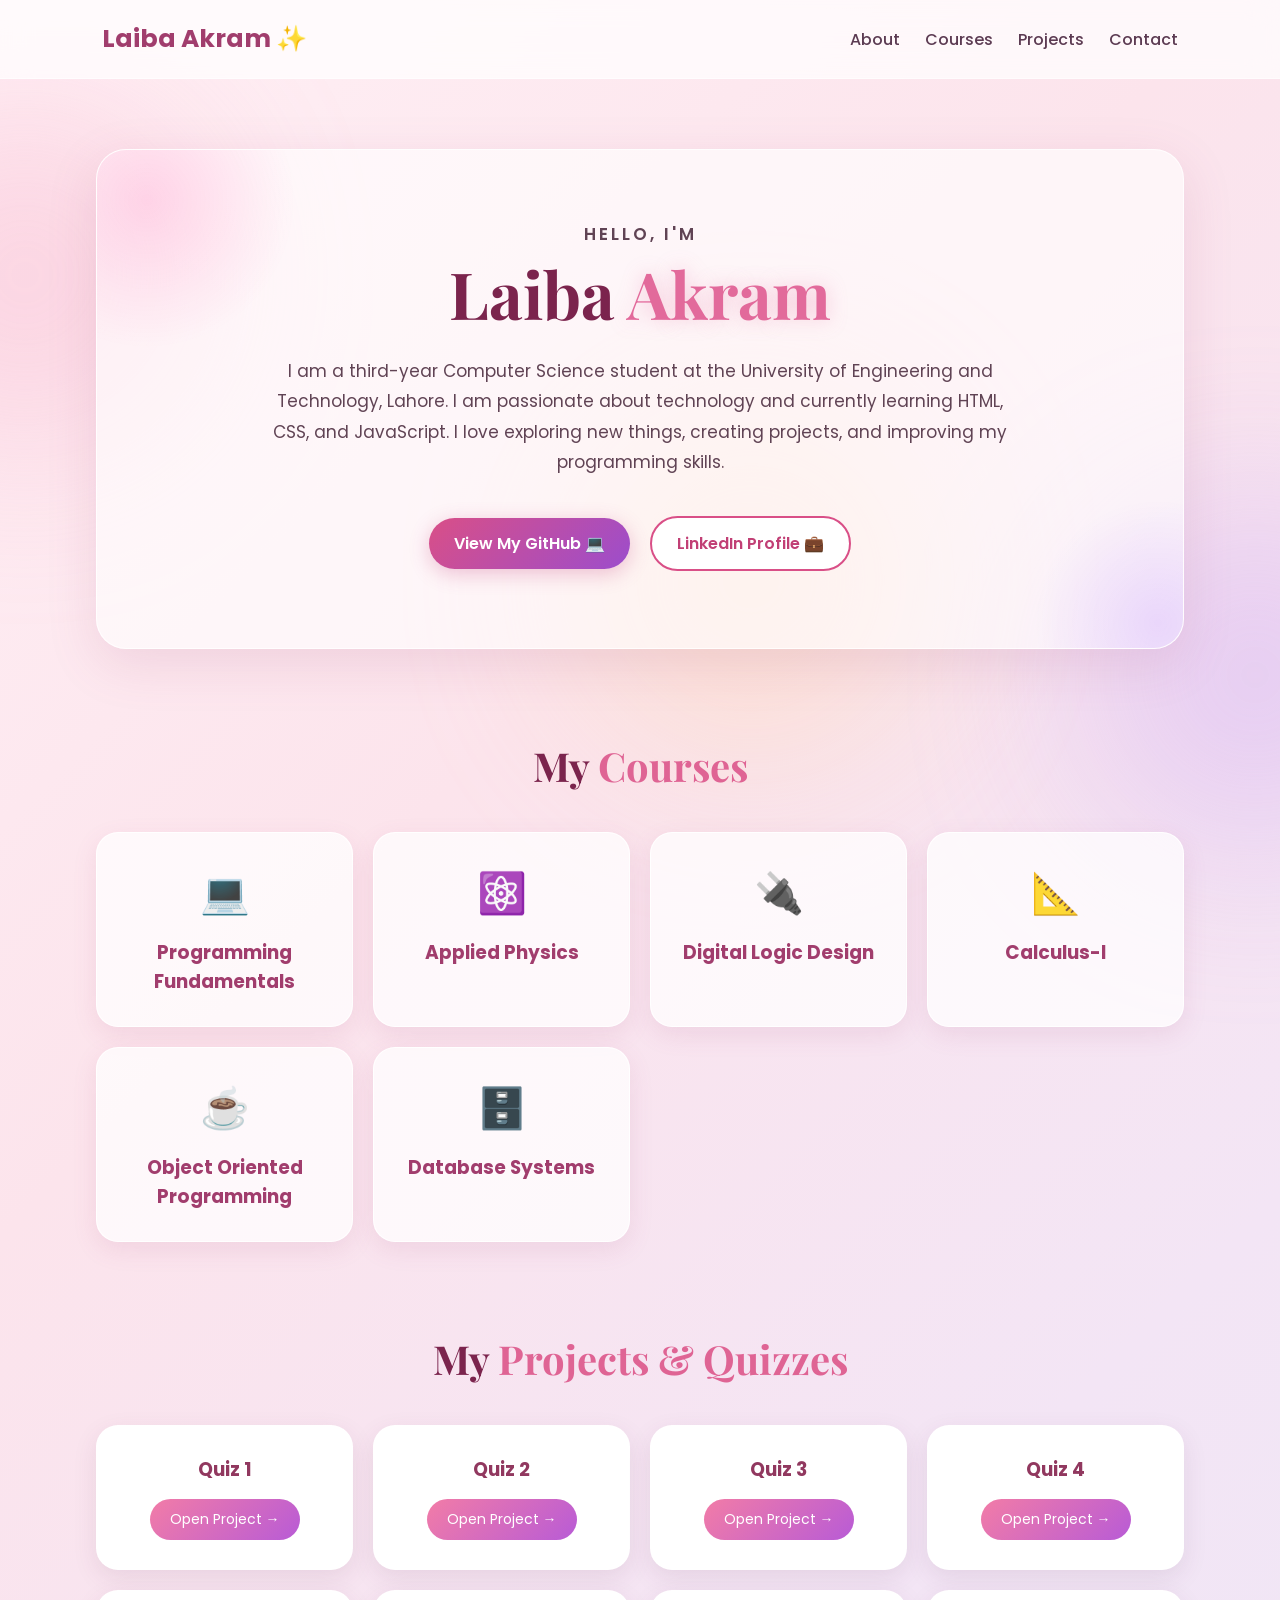
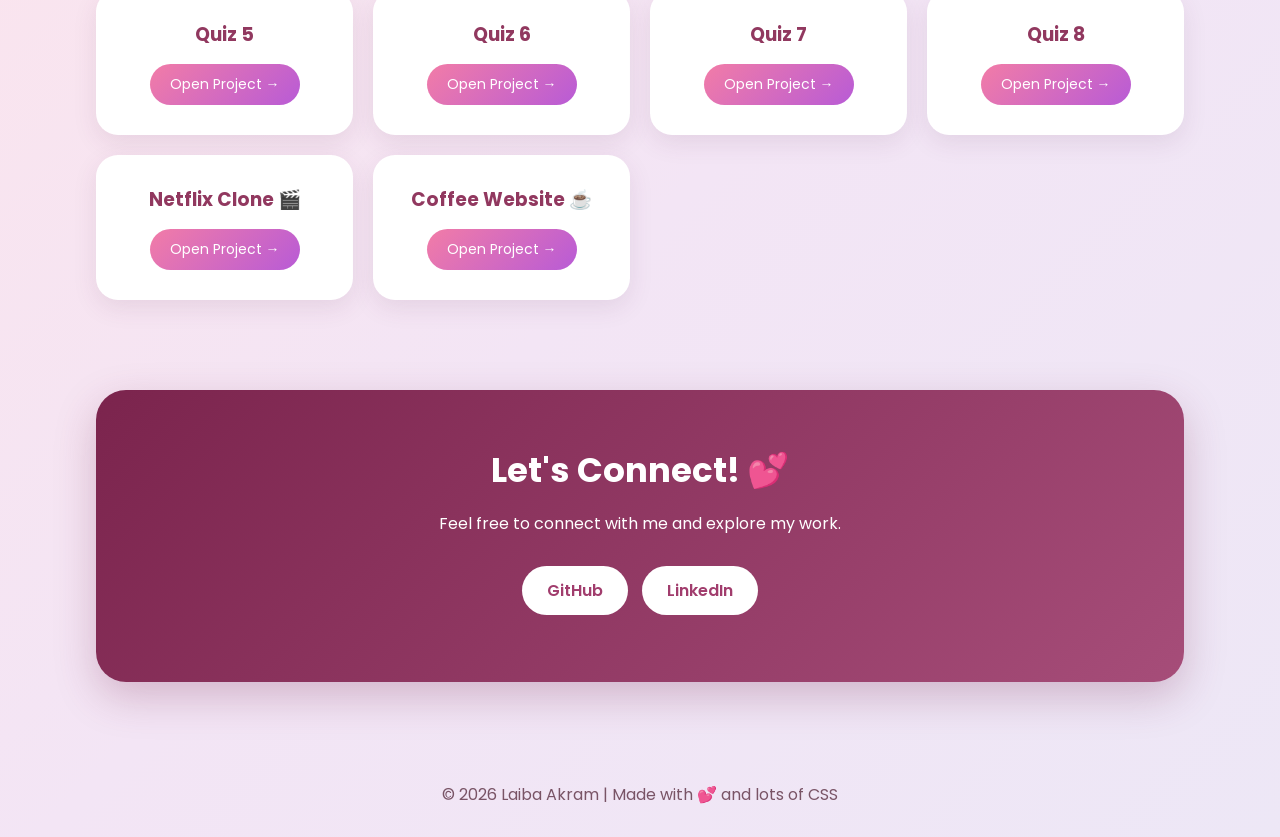
<file: index.html>
<!DOCTYPE html>
<html lang="en">

<head>

    <meta charset="UTF-8">
    <meta name="viewport" content="width=device-width, initial-scale=1.0">

    <title>Laiba Akram | Portfolio</title>


    <style>


        @import url('https://fonts.googleapis.com/css2?family=Poppins:wght@300;400;500;600;700;800&family=Playfair+Display:wght@600;700&display=swap');



        * {
            margin: 0;
            padding: 0;
            box-sizing: border-box;
        }


        html {
            scroll-behavior: smooth;
        }


        body {

            font-family: 'Poppins', sans-serif;

            background:
                linear-gradient(
                    135deg,
                    #fff0f5,
                    #fce4ec,
                    #f3e5f5,
                    #ede7f6
                );

            min-height: 100vh;

            color: #3d2b3d;

            overflow-x: hidden;

        }


        /* =========================================
           FLOATING BACKGROUND BLOBS
        ========================================= */

        .blob {

            position: fixed;

            width: 350px;
            height: 350px;

            border-radius: 50%;

            filter: blur(90px);

            opacity: 0.35;

            z-index: -1;

            animation:
                blobMove 12s infinite alternate ease-in-out;

        }


        .blob1 {

            background-color: #f7a8c4;

            top: 100px;
            left: -150px;

        }


        .blob2 {

            background-color: #c8a2f5;

            bottom: 50px;
            right: -150px;

            animation-delay: 2s;

        }


        .blob3 {

            background-color: #ffd6a5;

            top: 45%;
            left: 45%;

            animation-delay: 4s;

        }


        @keyframes blobMove {

            from {

                transform:
                    translate(0, 0)
                    scale(1);

            }


            to {

                transform:
                    translate(120px, -80px)
                    scale(1.25);

            }

        }



        /* =========================================
           NAVBAR
        ========================================= */

        nav {

            width: 100%;

            padding: 20px 8%;

            display: flex;

            justify-content: space-between;

            align-items: center;

            background-color:
                rgba(255, 255, 255, 0.72);

            backdrop-filter:
                blur(15px);

            position: sticky;

            top: 0;

            z-index: 100;

            animation:
                navSlide 1s ease;

            border-bottom:
                1px solid rgba(255, 255, 255, 0.6);

        }


        @keyframes navSlide {

            from {

                opacity: 0;

                transform:
                    translateY(-50px);

            }


            to {

                opacity: 1;

                transform:
                    translateY(0);

            }

        }


        .logo {

            font-size: 25px;

            font-weight: 700;

            color: #a13d6d;

            transition: 0.3s;

        }


        .logo:hover {

            transform:
                scale(1.05);

        }


        .nav-links {

            display: flex;

            gap: 25px;

        }


        .nav-links a {

            text-decoration: none;

            color: #5c3b52;

            font-weight: 500;

            position: relative;

            transition: 0.3s;

        }


        .nav-links a:hover {

            color: #d94f87;

        }


        .nav-links a::after {

            content: "";

            position: absolute;

            width: 0;

            height: 2px;

            background-color: #d94f87;

            left: 0;

            bottom: -6px;

            transition: 0.3s;

        }


        .nav-links a:hover::after {

            width: 100%;

        }



        /* =========================================
           MAIN CONTAINER
        ========================================= */

        .container {

            width: 85%;

            max-width: 1200px;

            margin: auto;

            padding: 70px 0;

        }



        /* =========================================
           HERO SECTION
        ========================================= */

        .hero {

            min-height: 500px;

            display: flex;

            justify-content: center;

            align-items: center;

            text-align: center;

            background:
                rgba(255, 255, 255, 0.62);

            border-radius: 30px;

            padding: 60px 30px;

            box-shadow:
                0 15px 50px
                rgba(170, 80, 130, 0.15);

            border:
                1px solid
                rgba(255, 255, 255, 0.8);

            position: relative;

            overflow: hidden;

            animation:
                heroAppear
                1.2s
                cubic-bezier(0.16, 1, 0.3, 1);

        }


        /* CINEMATIC LIGHT */

        .hero::before {

            content: "";

            position: absolute;

            width: 300px;
            height: 300px;

            border-radius: 50%;

            background:
                radial-gradient(
                    circle,
                    rgba(255, 150, 200, 0.35),
                    transparent 70%
                );

            top: -100px;
            left: -100px;

            animation:
                cinematicLight 8s infinite alternate ease-in-out;

        }


        .hero::after {

            content: "";

            position: absolute;

            width: 250px;
            height: 250px;

            border-radius: 50%;

            background:
                radial-gradient(
                    circle,
                    rgba(190, 140, 255, 0.25),
                    transparent 70%
                );

            bottom: -100px;
            right: -100px;

            animation:
                cinematicLight 10s infinite alternate-reverse ease-in-out;

        }


        .hero > div {

            position: relative;

            z-index: 2;

        }


        @keyframes cinematicLight {

            from {

                transform:
                    translate(0, 0)
                    scale(1);

            }


            to {

                transform:
                    translate(150px, 100px)
                    scale(1.4);

            }

        }


        @keyframes heroAppear {

            from {

                opacity: 0;

                transform:
                    translateY(70px)
                    scale(0.97);

            }


            to {

                opacity: 1;

                transform:
                    translateY(0)
                    scale(1);

            }

        }



        /* =========================================
           SMALL TEXT
        ========================================= */

        .small-text {

            color: #c64f82;

            font-weight: 600;

            letter-spacing: 3px;

            margin-bottom: 15px;

            animation:
                floatingText
                3s
                infinite
                ease-in-out;

        }


        @keyframes floatingText {

            0%,
            100% {

                transform:
                    translateY(0);

            }


            50% {

                transform:
                    translateY(-8px);

            }

        }



        /* =========================================
           CINEMATIC NAME
        ========================================= */

        .hero h1 {

            font-family:
                'Playfair Display',
                serif;

            font-size: 65px;

            color: #7b244d;

            margin-bottom: 20px;

            animation:
                heroName
                1.5s
                cubic-bezier(0.16, 1, 0.3, 1);

        }


        @keyframes heroName {

            0% {

                opacity: 0;

                transform:
                    translateY(70px);

                letter-spacing:
                    15px;

            }


            100% {

                opacity: 1;

                transform:
                    translateY(0);

                letter-spacing:
                    normal;

            }

        }


        .hero h1 span {

            color: #e26a9b;

            text-shadow:
                0 0 20px
                rgba(226, 106, 155, 0.35);

        }


        .hero p {

            max-width: 750px;

            margin: auto;

            line-height: 1.8;

            font-size: 17px;

            color: #604354;

            animation:
                paragraphAppear
                1.5s
                ease;

        }


        @keyframes paragraphAppear {

            from {

                opacity: 0;

                transform:
                    translateY(30px);

            }


            to {

                opacity: 1;

                transform:
                    translateY(0);

            }

        }



        /* =========================================
           BUTTONS
        ========================================= */

        .buttons {

            margin-top: 30px;

        }


        .btn {

            display: inline-block;

            padding: 13px 25px;

            margin: 8px;

            text-decoration: none;

            border-radius: 30px;

            font-weight: 600;

            transition:
                transform 0.25s ease,
                box-shadow 0.25s ease;

            will-change:
                transform;

        }


        .primary-btn {

            background:
                linear-gradient(
                    135deg,
                    #d94f87,
                    #9c4dcc
                );

            color: white;

            box-shadow:
                0 5px 20px
                rgba(200, 70, 130, 0.3);

            animation:
                buttonPulse
                2s
                infinite;

        }


        @keyframes buttonPulse {

            0%,
            100% {

                box-shadow:
                    0 5px 20px
                    rgba(200, 70, 130, 0.3);

            }


            50% {

                box-shadow:
                    0 10px 35px
                    rgba(200, 70, 130, 0.6);

            }

        }


        .secondary-btn {

            border:
                2px solid #d94f87;

            color: #c13f75;

            background-color: white;

        }

.secondary-btn:hover {

    background-color: #d94f87;

    color: white;

    transform: translateY(-4px);

}

    

        .section-title {

            text-align: center;

            margin-top: 90px;

            margin-bottom: 40px;

            font-family:
                'Playfair Display',
                serif;

            font-size: 40px;

            color: #7b244d;

        }


        .section-title span {

            color: #df6494;

        }



        .course-container {

            display: grid;

            grid-template-columns:
                repeat(
                    auto-fit,
                    minmax(220px, 1fr)
                );

            gap: 20px;

        }


        .course-card {

            background:
                rgba(255, 255, 255, 0.75);

            padding: 30px;

            border-radius: 22px;

            text-align: center;

            box-shadow:
                0 8px 25px
                rgba(170, 80, 130, 0.12);

            border:
                1px solid
                rgba(255, 255, 255, 0.9);

            transition:
                transform 0.2s ease,
                box-shadow 0.2s ease;

            transform-style:
                preserve-3d;

            will-change:
                transform;

            cursor: default;

        }


        .course-card:hover {

            box-shadow:
                0 20px 40px
                rgba(170, 80, 130, 0.22);

        }


        .emoji {

            font-size: 40px;

            transition:
                transform 0.3s ease;

            transform:
                translateZ(40px);

        }


        .course-card h3 {

            color: #a13d6d;

            margin-top: 15px;

            transform:
                translateZ(30px);

        }



        .project-container {

            display: grid;

            grid-template-columns:
                repeat(
                    auto-fit,
                    minmax(230px, 1fr)
                );

            gap: 20px;

        }


        .project-card {

            background: white;

            padding: 30px;

            border-radius: 22px;

            box-shadow:
                0 8px 25px
                rgba(100, 50, 90, 0.1);

            text-align: center;

            position: relative;

            overflow: hidden;

            transition:
                transform 0.2s ease,
                box-shadow 0.2s ease;

            transform-style:
                preserve-3d;

            will-change:
                transform;

        }


        .project-card:hover {

            box-shadow:
                0 20px 40px
                rgba(170, 80, 130, 0.2);

        }




        .project-card::before {

            content: "";

            position: absolute;

            top: 0;

            left: -120%;

            width: 60%;

            height: 100%;

            background:
                linear-gradient(
                    90deg,
                    transparent,
                    rgba(255, 255, 255, 0.85),
                    transparent
                );

            transform:
                skewX(-25deg);

            transition:
                0.8s ease;

        }


        .project-card:hover::before {

            left: 150%;

        }


        .project-card h3 {

            color: #91385f;

            margin-bottom: 15px;

            position: relative;

            z-index: 2;

            transform:
                translateZ(30px);

        }


        .project-card a {

            display: inline-block;

            text-decoration: none;

            background:
                linear-gradient(
                    135deg,
                    #f27ca7,
                    #b85bd6
                );

            color: white;

            padding: 10px 20px;

            border-radius: 25px;

            font-size: 14px;

            position: relative;

            z-index: 2;

            transition:
                transform 0.3s ease;

            transform:
                translateZ(35px);

        }



        .contact-box {

            background:
                linear-gradient(
                    135deg,
                    #7b244d,
                    #a64d79
                );

            padding: 55px;

            border-radius: 30px;

            text-align: center;

            color: white;

            margin-top: 90px;

            box-shadow:
                0 15px 40px
                rgba(120, 40, 80, 0.25);

            transition:
                transform 0.3s ease;

        }


        .contact-box:hover {

            transform:
                translateY(-5px);

        }


        .contact-box h2 {

            font-size: 34px;

            margin-bottom: 15px;

        }


        .contact-box p {

            margin-bottom: 25px;

        }


        .contact-box a {

            display: inline-block;

            background: white;

            color: #a13d6d;

            padding: 12px 25px;

            border-radius: 30px;

            text-decoration: none;

            font-weight: 600;

            margin: 5px;

            transition:
                transform 0.25s ease;

        }
.contact-box a {
    display: inline-block;
    background: white;
    color: #a13d6d;
    padding: 12px 25px;
    border-radius: 30px;
    text-decoration: none;
    font-weight: 600;
    margin: 5px;

    position: relative;
    overflow: hidden;

    transition:
        transform 0.3s ease,
        box-shadow 0.3s ease,
        color 0.3s ease;
}

.contact-box a::before {

    content: "";

    position: absolute;

    top: 0;
    left: -100%;

    width: 100%;
    height: 100%;

    background: linear-gradient(
        90deg,
        transparent,
        rgba(255,255,255,0.5),
        transparent
    );

    transition: left 0.5s ease;
}

.contact-box a:hover {

    transform:
        translateY(-7px)
        scale(1.06);

    color: white;

    background:
        linear-gradient(
            135deg,
            #d94f87,
            #9c4dcc
        );

    box-shadow:
        0 12px 30px
        rgba(217, 79, 135, 0.5);
}

.contact-box a:hover::before {
    left: 100%;
}

        footer {

            text-align: center;

            padding: 30px;

            color: #795466;

        }


        .reveal {

            opacity: 0;

            transform:
                translateY(60px);

            transition:
                opacity 0.8s ease,
                transform 0.8s ease;

        }


        .reveal.active {

            opacity: 1;

            transform:
                translateY(0);

        }

        @media (max-width: 700px) {

            nav {

                flex-direction: column;

                gap: 15px;

            }


            .nav-links {

                gap: 15px;

            }


            .hero h1 {

                font-size: 42px;

            }


            .container {

                width: 90%;

            }


            .contact-box {

                padding: 35px 20px;

            }

        }

    </style>

</head>



<body>



    <div class="blob blob1"></div>

    <div class="blob blob2"></div>

    <div class="blob blob3"></div>




    <nav>

        <div class="logo">

            Laiba Akram ✨

        </div>


        <div class="nav-links">

            <a href="#about">About</a>

            <a href="#courses">Courses</a>

            <a href="#projects">Projects</a>

            <a href="#contact">Contact</a>

        </div>

    </nav>




    <div class="container">



        <div class="hero" id="about">

            <div>

                <p class="small-text">

                    HELLO, I'M

                </p>


                <h1>

                    Laiba <span>Akram</span>

                </h1>


                <p>

                    I am a third-year Computer Science student at the
                    University of Engineering and Technology, Lahore.

                    I am passionate about technology and currently learning
                    HTML, CSS, and JavaScript. I love exploring new things,
                    creating projects, and improving my programming skills.

                </p>


                <div class="buttons">


                    <a
                        class="btn primary-btn magnetic"
                        target="_blank"
                        href="https://github.com/laibaakram2610">

                        View My GitHub 💻

                    </a>


                    <a class="btn secondary-btn"
                        target="_blank"
                        href="https://www.linkedin.com/in/laiba-akram-6b44883a1/">

                        LinkedIn Profile 💼

                    </a>


                </div>

            </div>

        </div>




        <h2 class="section-title reveal" id="courses">

            My <span>Courses</span>

        </h2>


        <div class="course-container">


            <div class="course-card reveal">

                <div class="emoji">💻</div>

                <h3>
                    Programming Fundamentals
                </h3>

            </div>


            <div class="course-card reveal">

                <div class="emoji">⚛️</div>

                <h3>
                    Applied Physics
                </h3>

            </div>


            <div class="course-card reveal">

                <div class="emoji">🔌</div>

                <h3>
                    Digital Logic Design
                </h3>

            </div>


            <div class="course-card reveal">

                <div class="emoji">📐</div>

                <h3>
                    Calculus-I
                </h3>

            </div>


            <div class="course-card reveal">

                <div class="emoji">☕</div>

                <h3>
                    Object Oriented Programming
                </h3>

            </div>


            <div class="course-card reveal">

                <div class="emoji">🗄️</div>

                <h3>
                    Database Systems
                </h3>

            </div>


        </div>



        <!-- PROJECTS -->

        <h2 class="section-title reveal" id="projects">

            My <span>Projects & Quizzes</span>

        </h2>


        <div class="project-container">


            <div class="project-card reveal">

                <h3>Quiz 1</h3>

                <a target="_blank" href="quiz.html">
                    Open Project →
                </a>

            </div>


            <div class="project-card reveal">

                <h3>Quiz 2</h3>

                <a target="_blank" href="quiz2.html">
                    Open Project →
                </a>

            </div>


            <div class="project-card reveal">

                <h3>Quiz 3</h3>

                <a target="_blank" href="quiz3.html">
                    Open Project →
                </a>

            </div>


            <div class="project-card reveal">

                <h3>Quiz 4</h3>

                <a target="_blank" href="quiz4.html">
                    Open Project →
                </a>

            </div>


            <div class="project-card reveal">

                <h3>Quiz 5</h3>

                <a target="_blank" href="quiz5.html">
                    Open Project →
                </a>

            </div>


            <div class="project-card reveal">

                <h3>Quiz 6</h3>

                <a target="_blank" href="quiz6.html">
                    Open Project →
                </a>

            </div>


            <div class="project-card reveal">

                <h3>Quiz 7</h3>

                <a target="_blank" href="quiz7.html">
                    Open Project →
                </a>

            </div>


            <div class="project-card reveal">

                <h3>Quiz 8</h3>

                <a target="_blank" href="quiz8.html">
                    Open Project →
                </a>

            </div>


            <div class="project-card reveal">

                <h3>Netflix Clone 🎬</h3>

                <a
                    target="_blank"
                    href="NetflixClone/index.html">

                    Open Project →

                </a>

            </div>

      <div class="project-card reveal">

                <h3> Coffee Website ☕</h3>

                <a
                    target="_blank"
                    href="project-coffee/project-coffee/index.html">

                    Open Project →

                </a>

            </div>
        </div>



        <!-- CONTACT -->

        <div
            class="contact-box reveal"
            id="contact">


            <h2>

                Let's Connect! 💕

            </h2>


            <p>

                Feel free to connect with me and explore my work.

            </p>


            <a
                class="magnetic"
                target="_blank"
                href="https://github.com/laibaakram2610">

                GitHub

            </a>


            <a
                class="magnetic"
                target="_blank"
                href="https://www.linkedin.com/in/laiba-akram-6b44883a1/">

                LinkedIn

            </a>


        </div>


    </div>

    <footer>

        © 2026 Laiba Akram | Made with 💕 and lots of CSS

    </footer>



        <script>


        const revealElements =
            document.querySelectorAll(".reveal");


        const observer =
            new IntersectionObserver(

                function(entries) {

                    entries.forEach(

                        function(entry) {

                            if (entry.isIntersecting) {

                                entry.target.classList.add("active");

                            }

                        }

                    );

                },

                {
                    threshold: 0.12
                }

            );


        revealElements.forEach(

            function(element) {

                observer.observe(element);

            }

        );




        const cards =
            document.querySelectorAll(
                ".course-card, .project-card"
            );


        cards.forEach(

            function(card) {


                card.addEventListener(

                    "mousemove",

                    function(event) {



                        const rect =
                            card.getBoundingClientRect();


                        const x =
                            event.clientX - rect.left;


                        const y =
                            event.clientY - rect.top;


         

                        const centerX =
                            rect.width / 2;


                        const centerY =
                            rect.height / 2;



                        const rotateX =
                            ((y - centerY) / centerY) * -8;


                        const rotateY =
                            ((x - centerX) / centerX) * 8;


              

                        card.style.transform =
                            "perspective(1000px) " +

                            "rotateX(" +
                            rotateX +
                            "deg) " +

                            "rotateY(" +
                            rotateY +
                            "deg) " +

                            "translateY(-8px) " +

                            "scale(1.03)";

                    }

                );


                  card.addEventListener(

                    "mouseleave",

                    function() {

                        card.style.transform =
                            "perspective(1000px) " +
                            "rotateX(0deg) " +
                            "rotateY(0deg) " +
                            "translateY(0px) " +
                            "scale(1)";

                    }

                );


            }

        );

        const buttons =
            document.querySelectorAll(
                ".magnetic, .project-card a"
            );


        buttons.forEach(

            function(button) {


                button.addEventListener(

                    "mousemove",

                    function(event) {


                        const rect =
                            button.getBoundingClientRect();


                        const x =
                            event.clientX - rect.left;


                        const y =
                            event.clientY - rect.top;


                        const centerX =
                            rect.width / 2;


                        const centerY =
                            rect.height / 2;


                        /* Magnetic movement */

                        const moveX =
                            (x - centerX) * 0.22;


                        const moveY =
                            (y - centerY) * 0.22;


                        button.style.transform =
                            "translate(" +
                            moveX +
                            "px, " +
                            moveY +
                            "px) scale(1.04)";

                    }

                );


                button.addEventListener(

                    "mouseleave",

                    function() {

                        button.style.transform =
                            "translate(0px, 0px) scale(1)";

                    }

                );


            }

        );


    </script>


</body>

</html>
 
 
 
 
 
 
 
 
<!--  
 
<!DOCTYPE html>
<html lang="en">

<head>
    <meta charset="UTF-8">
    <meta name="viewport" content="width=device-width, initial-scale=1.0">
    <title>Laiba</title> 

      link rel="stylesheet" href="style.css">   
     <style>body{
    background-color: bisque;
}
h1{
    color: darkred;
}
h2{
    color: rgb(220, 91, 91);
}
.red{
    color: rgb(220, 91, 91);
}
</style>
</head>

<body>
    <h1>I AM LAIBA AKRAM </h1>
    <h2>THAT'S MY BASIC INTRO </h2>
    <h3>I am a third year student and I am doing Bachelors in Computer Science from University of Engineering and Technology, Lahore. I am currently learning html, CSS, and
        Javascript. </h3>
    <div>
        <h3> I have covered these courses till now: </h3>
        <ul>
            <li>Programming Fundaemntals</li>
            <li>Applied Physics </li>
            <li>Digital Logic Design</li>
            <li>Calculus-I</li>
            <li>Object Oriented Programming</li>
            <li>Database Systems </li>
            <li>Programming Fundaemntals</li>
        </ul>
    </div>
    <div class="red">
        <h3>Here is my Github repository Link</h3>
    </div>
    <div><a target="_blank" href="https://gitlab.com/laibaakram2710-group/laibaakram2710-project.git"> Github Link </a></div>
    <div>
        <div class="red">
            <h3>Here is my Linkdln Profile </h3>
        </div>
        <div><a target="_blank" href="https://www.linkedin.com/in/laiba-akram-6b44883a1/"> Linkdln Profile  </a></div>
        <div><a target="_blank" href="quiz.html"> Quiz 1 </a></div>
        <div><a target="_blank" href="quiz2.html"> Quiz 2  </a></div>
        <div><a target="_blank" href="quiz3.html"> Quiz 3   </a></div>
        <div><a target="_blank" href="quiz4.html"> Quiz 4  </a></div>
        <div><a target="_blank" href="quiz5.html"> Quiz 5  </a></div>
        <div><a target="_blank" href="quiz6.html"> Quiz 6  </a></div>
        <div><a target="_blank" href="quiz7.html"> Quiz 7  </a></div>
        <div><a target="_blank" href="quiz8.html"> Quiz 8  </a></div>
        <div><a target="_blank" href="NetflixClone/index.html"> NetflixClone  </a></div>
        <div><a target="_blank" href="quiz9.js"> Quiz 9  </a></div>
        <div><a target="_blank" href="quiz10.js"> Quiz 10 </a></div>

    </div>
</body>
</html>   -->
</file>
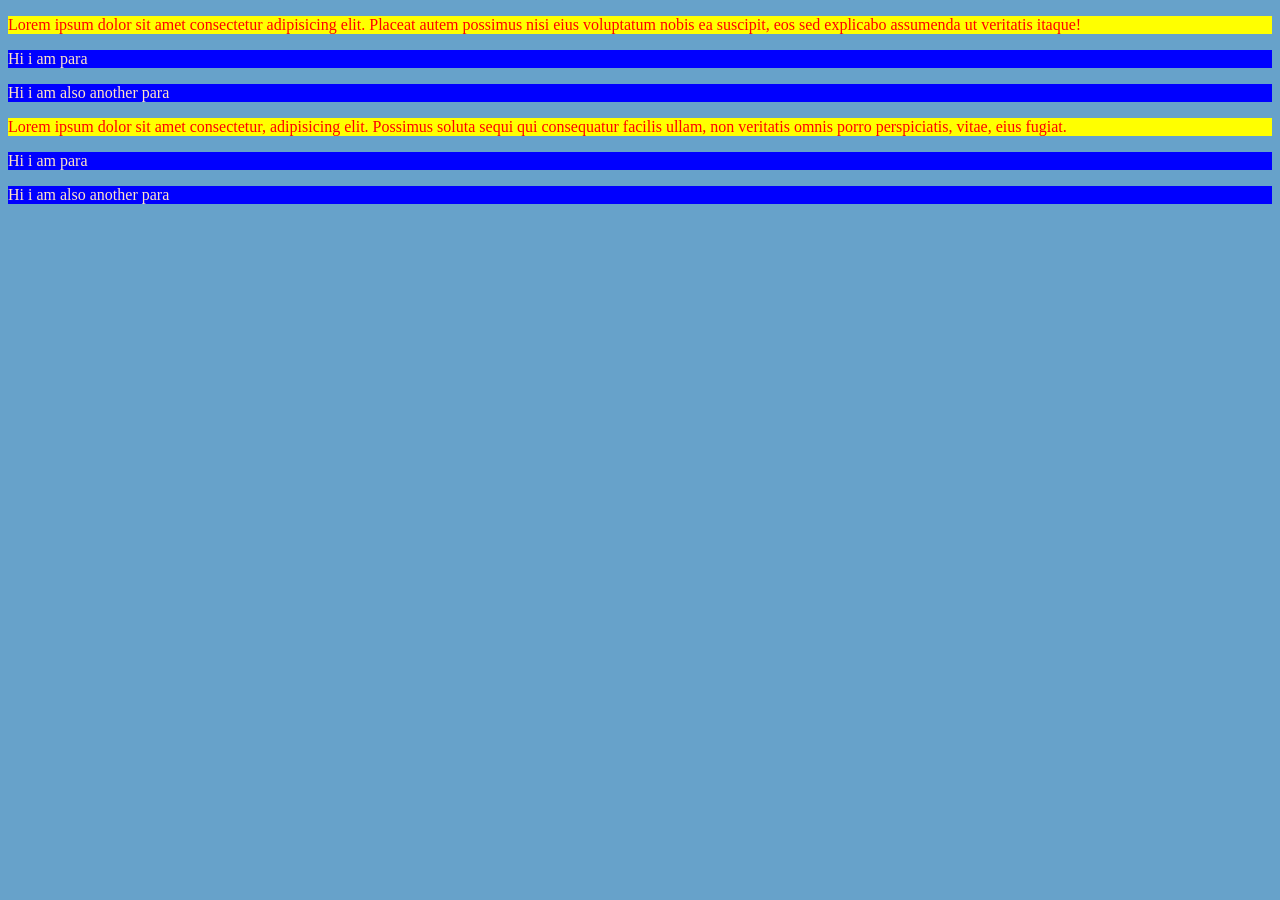
<file: quiz2.html>
<!DOCTYPE html>
<html lang="en">

<head>
    <meta charset="UTF-8">
    <meta name="viewport" content="width=device-width, initial-scale=1.0">
    <title>Document</title>
    <link rel="stylesheet" href="style.css">
</head>
<style>div p:first-child{
background-color: yellow;
color: red;
}

div p:not(:first-child){
    background-color: blue;
    color: bisque;
}</style>
<body>
    <div>
        <p> Lorem ipsum dolor sit amet consectetur adipisicing elit. Placeat autem possimus nisi eius voluptatum nobis
            ea suscipit, eos sed explicabo assumenda ut veritatis itaque!</p>
        <p> Hi i am para </p>
        <p> Hi i am also another para </p>
    </div>

    <div>
        <p> Lorem ipsum dolor sit amet consectetur, adipisicing elit. Possimus soluta sequi qui consequatur facilis
            ullam, non veritatis omnis porro perspiciatis, vitae, eius fugiat.</p>
        <p> Hi i am para </p>
        <p> Hi i am also another para </p>
    </div>
</body>

</html>
</file>
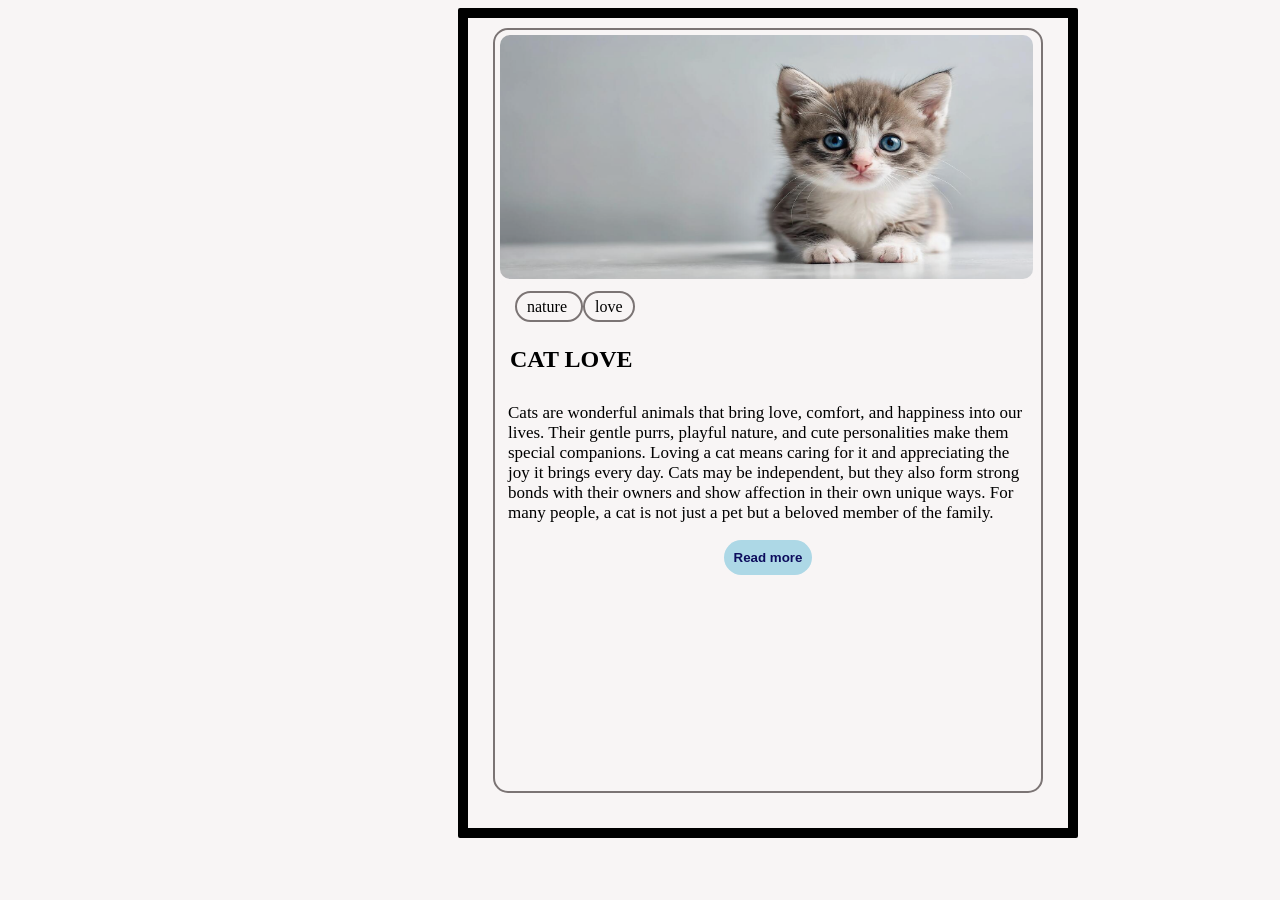
<file: quiz3.html>
<!DOCTYPE html>
<html lang="en">

<head>
    <meta charset="UTF-8">
    <meta name="viewport" content="width=device-width, initial-scale=1.0">
    <title>CARD DESIGN</title>
    <style>
        * {
            background-color: rgb(248, 245, 245);
        }

        .main {

            border-radius: 2px;
            border: 2px solid black;
            border-width: 10px;
            height: 90vh;
            width: 600px;
            margin-left: 450px;
        }

        .second {
            /* display: flex;
            justify-content: center;
            align-items: center; */
            border-radius: 15px;
            border: 2px solid rgb(123, 116, 116);
            height: 85vh;
            width: 550px;
            margin: 10px auto;
            overflow: hidden;
            box-sizing: border-box;
        }

        .second img {
            padding: 5px;
            height: 244px;
            width: 533px;
            /* height: 50%;
            width: 100%; */
            border-radius: 15px;
        }

        .box {
            padding: 10px 20px 0px 20px;
            /* display: flex;
            gap: 2px;
            position: relative;
            top: 20px; */
        }

        .nature,
        .love {
            border-radius: 20px;
            border: 2px solid rgb(123, 116, 116);
            /* height: 15px;
            width: 45px; */
            padding: 5px 10px;
            /* position: relative;
            margin: auto; */
        }

        /* .love  {
            border-radius: 20px;
            border: 2px solid rgb(123, 116, 116);
            height: 15px;
            width: 45px;
            padding: 10px;
            position: relative;
                margin: auto;
        } */
        h2 {
            padding: 10px 15px;
        }

        p {
            justify-content: center;
            font-size: 17px;
            padding: 0px 13px;
            /* text-align: center; */
        }

        .read {
            text-align: center;
            /* border: 2px solid black;
            height: 15px;
            width: 45px;
            margin: auto; */
        }

        .read button {
            padding: 10px;
            border-radius: 20px;
            background-color: lightblue;
            color: rgb(13, 13, 93);
            border: none;
            font-weight: bold;
            cursor: pointer;
        }
        .read button:hover{
            background-color: rgb(35, 35, 208);
            color: rgb(73, 73, 183);
        }
    </style>
</head>

<body>
    <div class="main">
        <div class="second">
            <img src="cat.png" alt="cat">

            <div class="box">
                <span class="nature"> nature </span>
                <span class="love"> love </span>
            </div>
            <div>
                <h2>CAT LOVE </h2>
                <p>Cats are wonderful animals that bring love, comfort, and happiness into our lives. Their gentle
                    purrs, playful nature, and cute personalities make them special companions. Loving a cat means
                    caring for it and appreciating the joy it brings every day. Cats may be independent, but they also
                    form strong bonds with their owners and show affection in their own unique ways. For many people, a
                    cat is not just a pet but a beloved member of the family.</p>
            </div>
            <div class="read">
                <button>Read more</button>
            </div>
        </div>

    </div>
    <div></div>
</body>

</html>
</file>
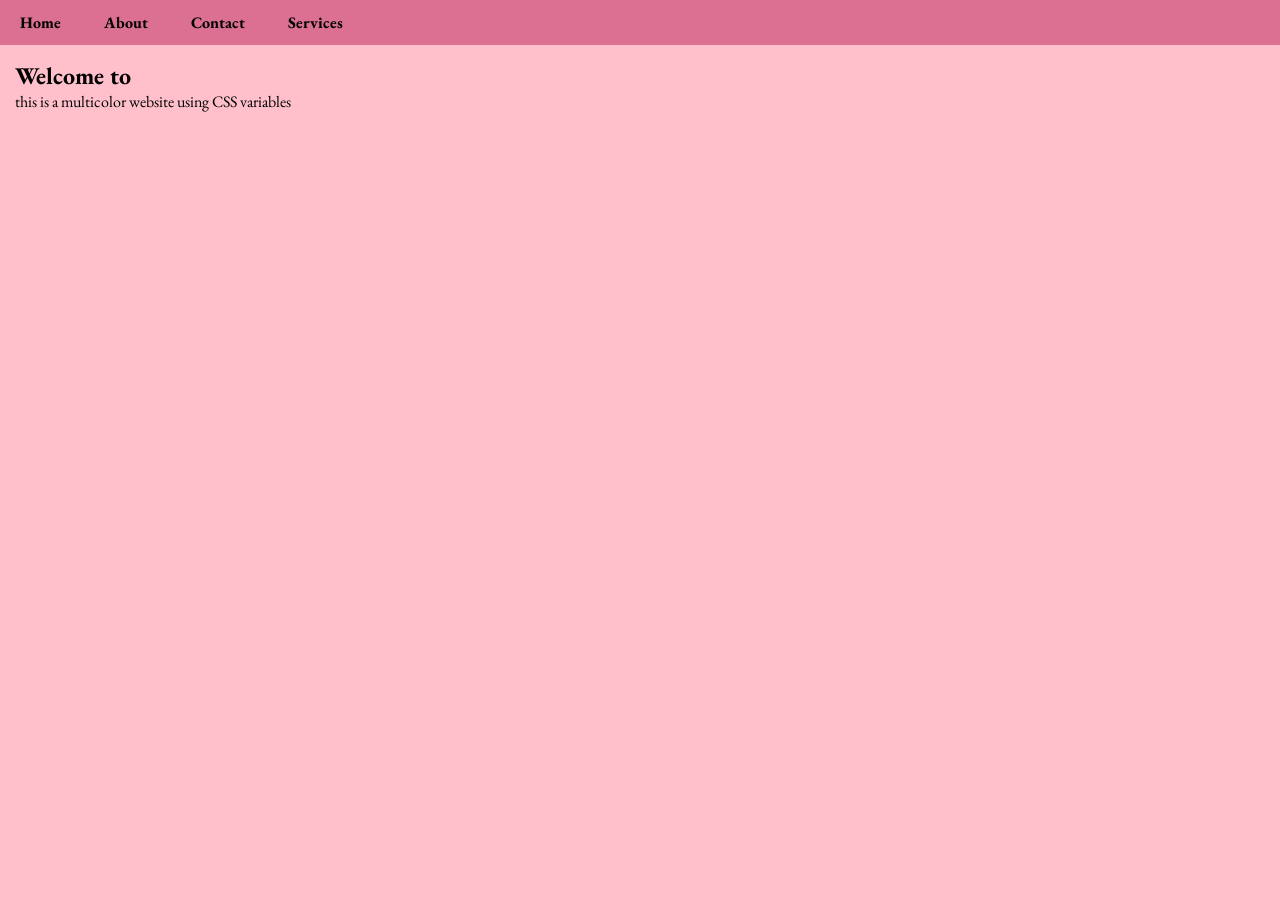
<file: quiz4.html>
<!DOCTYPE html>
<html lang="en">

<head>
    <meta charset="UTF-8">
    <meta name="viewport" content="width=device-width, initial-scale=1.0">
    <title>MULTI NAV BAR </title>
    <style>
        @import url('https://fonts.googleapis.com/css2?family=Archivo+Black&family=EB+Garamond:ital,wght@0,400..800;1,400..800&family=Playfair+Display:ital,wght@0,400..900;1,400..900&display=swap');
    </style>

    </style>
    
    <style>
        :root {
            --primary-color:  palevioletred;
            --secondary-color: pink;
        }

        body{
            background-color: var(--secondary-color);
        }
        ul li {
            list-style: none;
            display: inline;
            padding: 10px 20px;
            font-weight: bold;
        }
        * {
            margin: 0;
            padding: 0;
            box-sizing: border-box;
            font-family: "EB Garamond", serif;
        }
        .nav {
            background-color: var(--primary-color);
            padding: 12px 0px;
        }
        .content{
            padding: 15px
            ;
        }
    </style>
</head>
<body>
    <nav class="nav">
        <ul>
            <li>Home</li>
            <li>About</li>
            <li>Contact</li>
            <li>Services</li>
        </ul>
    </nav>
    <div class="content">
        <h2>Welcome to </h2>
        <p>this is a multicolor website using CSS variables </p>
    </div>
</body>

</html>
</file>
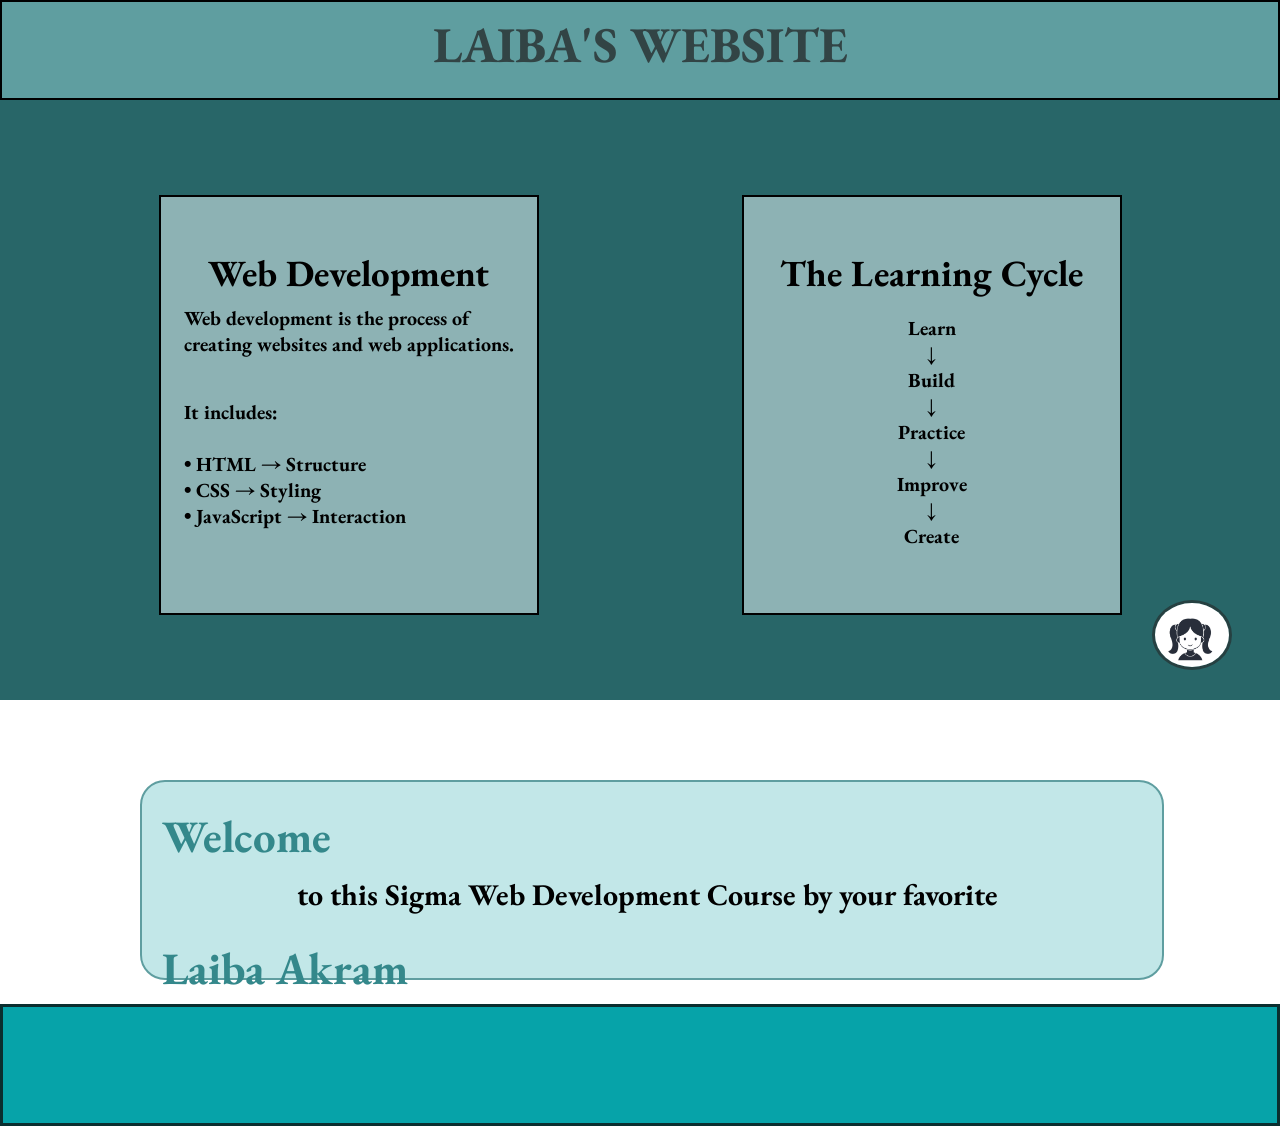
<file: quiz5.html>
<!DOCTYPE html>
<html lang="en">

<head>
    <meta charset="UTF-8">
    <meta name="viewport" content="width=device-width, initial-scale=1.0">
    <title>Document</title>
    <style>
        @import url('https://fonts.googleapis.com/css2?family=Archivo+Black&family=EB+Garamond:ital,wght@0,400..800;1,400..800&family=Playfair+Display:ital,wght@0,400..900;1,400..900&display=swap');
    </style>
    <style>
        * {
            margin: 0;
            padding: 0;
            box-sizing: border-box;
            font-family: "EB Garamond", serif;
        }

        .nav {
            background-color: cadetblue;
            border: 2px solid black;
            height: 100px;
            width: 100%;
            position: sticky;
            top: 0px;
        }

        .nav h2 {
            color: rgb(50, 68, 69);
            font-size: 50px;
            font-weight: bold;
            text-align: center;
            padding: 10px;
        }

        .parent {
            background-color: rgb(40, 102, 104);
            height: 600px;
            width: 100%;
            text-align: center;
            padding-top: 95px;

        }

        .child1 {
            display: inline-block;
            border: 2px solid black;
            background-color: rgb(141, 178, 180);
            height: 420px;
            width: 380px;
            padding-top: 52px;
            margin-right: 100px;
            vertical-align: top;
        }

        .child1 h2 {
            font-size: 37px;
            padding-bottom: 8px;

        }

        .child1 h4 {

            text-align: left;
            font-size: 20px;
            margin-left: 23px;
        }

        .child2 {
            display: inline-block;
            border: 2px solid black;
            background-color: rgb(141, 178, 180);
            height: 420px;
            width: 380px;
            padding-top: 52px;
            margin-left: 100px;
            vertical-align: top;
        }

        .child2 h2 {
            font-size: 37px;
            padding-bottom: 18px;

        }
         .child2 h3 {
            font-size: 20px;
        }

        .box {
            background-color: rgb(194, 231, 232);
            border: 2px solid cadetblue;
            border-radius: 25px;
            height: 200px;
            width: 80%;
            /* text-align: center; */
            margin-left: 140px;
            margin-top: 80px;
        }

        .box h1 {
            color: rgb(52, 136, 139);
            font-weight: bolder;
            font-size: 45px;
            margin: 0;
            margin-left: 20px;
            margin-top: 25px;
            margin-bottom: 5px;
        }

        .box h2 {
            font-size: 30px;
             margin-top: 5px; 
            margin-left: 155px;
            display: inline-block;
        }

        .img {
            height: 70px;
            width: 80px;
            /* margin-right: 0px;
            padding-right: 0px;
            margin-left: 550px; */
            position: fixed;
            left: 90%;
            top: 600px;
            border-radius: 50%;
            border: 3px solid rgb(38, 64, 65);

        }

        .laiba {
            display: inline-block;
            color: rgb(4, 97, 100);
            font-weight: bold;
            font-size: 30px;
        }

        .footer {
            background-color: rgb(6, 163, 169);
            border: 3px solid rgb(10, 46, 47);
            height: 122px;
            width: 100%;
            padding-top: 24px;
            margin-top: 24px;
        }
    </style>
</head>

<body>
    <nav class="nav">
        <h2>LAIBA'S WEBSITE </h2>
    </nav>
    <div class="parent">
        <span class="child1">

            <h2>Web Development</h2>
            <h4>Web development is the process of
                <br>
                creating websites and web applications.
            </h4>
            <br><br>
            <h4>
                It includes:
                <br>
                <br>
                • HTML → Structure
                <br>
                • CSS → Styling
                <br>
                • JavaScript → Interaction
            </h4>
        </span>
        <span class="child2">
            <h2>The Learning Cycle</h2>
            <h3>Learn <br> ↓ <br> Build <br> ↓ <br> Practice <br> ↓ <br> Improve <br> ↓ <br> Create</h3>
        </span>
        <img class="img" src="Girl.png" alt="logo">
    </div>
    <div class="box">
        <h1>Welcome</h1>
        <h2>to this Sigma Web Development Course by your favorite </h2>
        <h1 class="laiba">Laiba Akram</h1>
    </div>
    <div class="footer">

    </div>
</body>

</html>
</file>
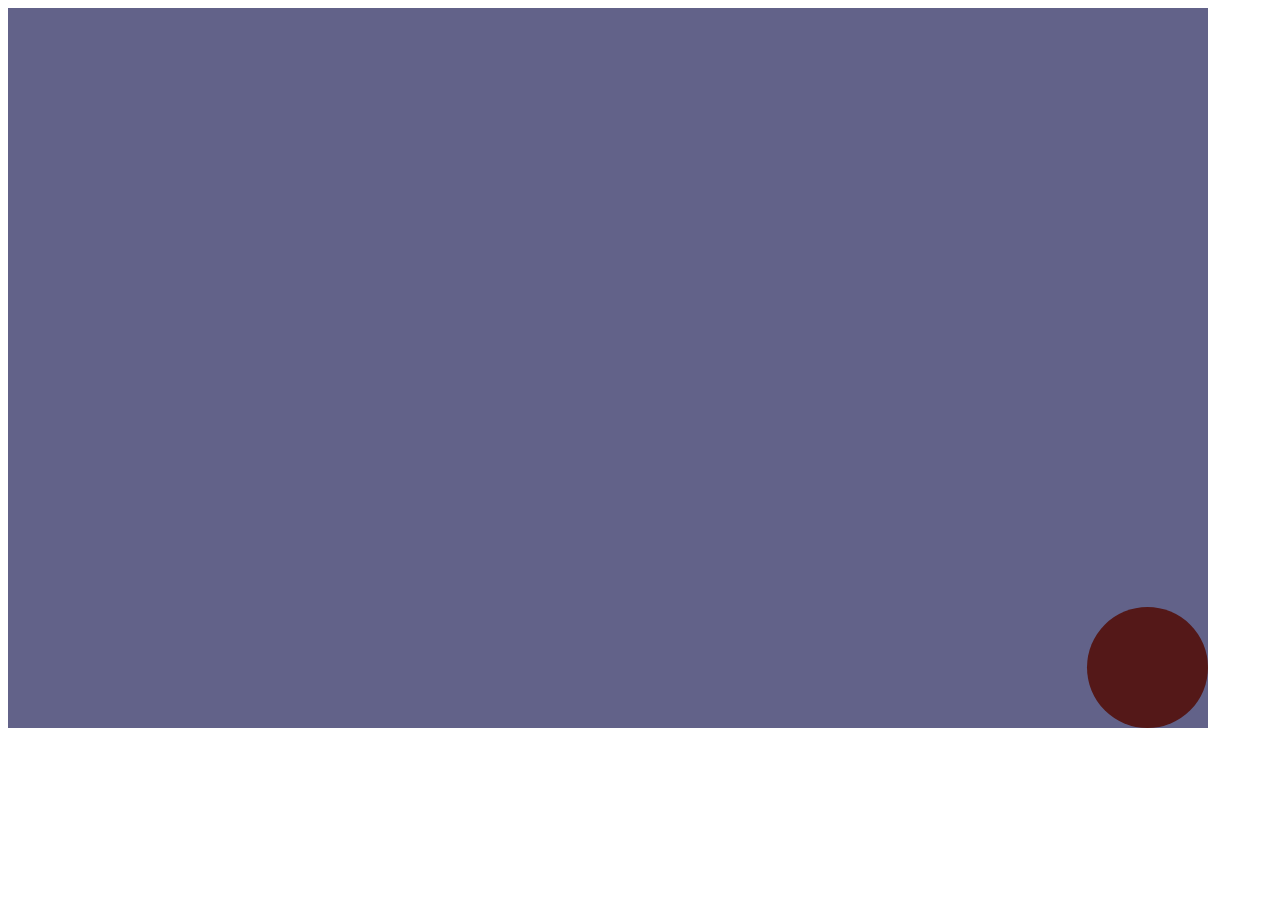
<file: quiz8.html>
<!DOCTYPE html>
<html lang="en">

<head>
    <meta charset="UTF-8">
    <meta name="viewport" content="width=device-width, initial-scale=1.0">
    <title>Bouncing Ball</title>

    <style>
        
        .container {
            position: relative;
            height: 80vh;
            width: 1200px;
            background-color: rgb(98, 98, 137);
        } 

        .box {
            height: 121px;
            width: 121px;
            background-color: rgb(84, 24, 24);
            border-radius: 70px;
            position: absolute;
            bottom: 0;
            left: 0;

            animation: bounce 5s linear forwards;
        }

        @keyframes bounce {

            0% {
                left: 0;
                bottom: 0;
            }
            10% {
                left: 15%;
                bottom: 180px;
            } 
            20% {
                left: 25%;
                bottom: 0;
            }
             30% {
                left: 40%;
                bottom: 180px;
            }
            40% {
                left: 50%;
                bottom: 0;
            }
            50% {
                left: 60%;
                bottom: 180px;
            }
            60% {
                left: 70%;
                bottom: 0;
            }
            70% {
                left: 78%;
                bottom: 180px;
            }
             80% {
                left: 85%;
                bottom: 0;
            }
            100% {
                left: 1079px;
                /* left: calc(100% - 121px); */
                bottom: 0;

                
            } 
        } 

    </style>
</head>

<body>
    <div class="container">
    <div class="box"></div>
    </div>
</body>

</html>
</file>
<file: style.css>
body{
    background-color: bisque;
}
h1{
    color: darkred;
}
h2{
    color: rgb(220, 91, 91);
}
.red{
    color: rgb(220, 91, 91);
}



h1{
color: black;
background-color: bisque;

}


.red{
color: red;
}
.bg-yellow{
    background-color: yellow;
}
#firstdiv{
    background-color: coral; 
}
 

p{
    background-color: rgb(235, 176, 176);
    color: black ;
}
a{
    background-color: rgb(186, 144, 225);
}
td{
    border: 2px solid black;
}
body{


 background-color: rgb(103, 162, 202);
}
.blue{
   
    color: black;
}
</file>
